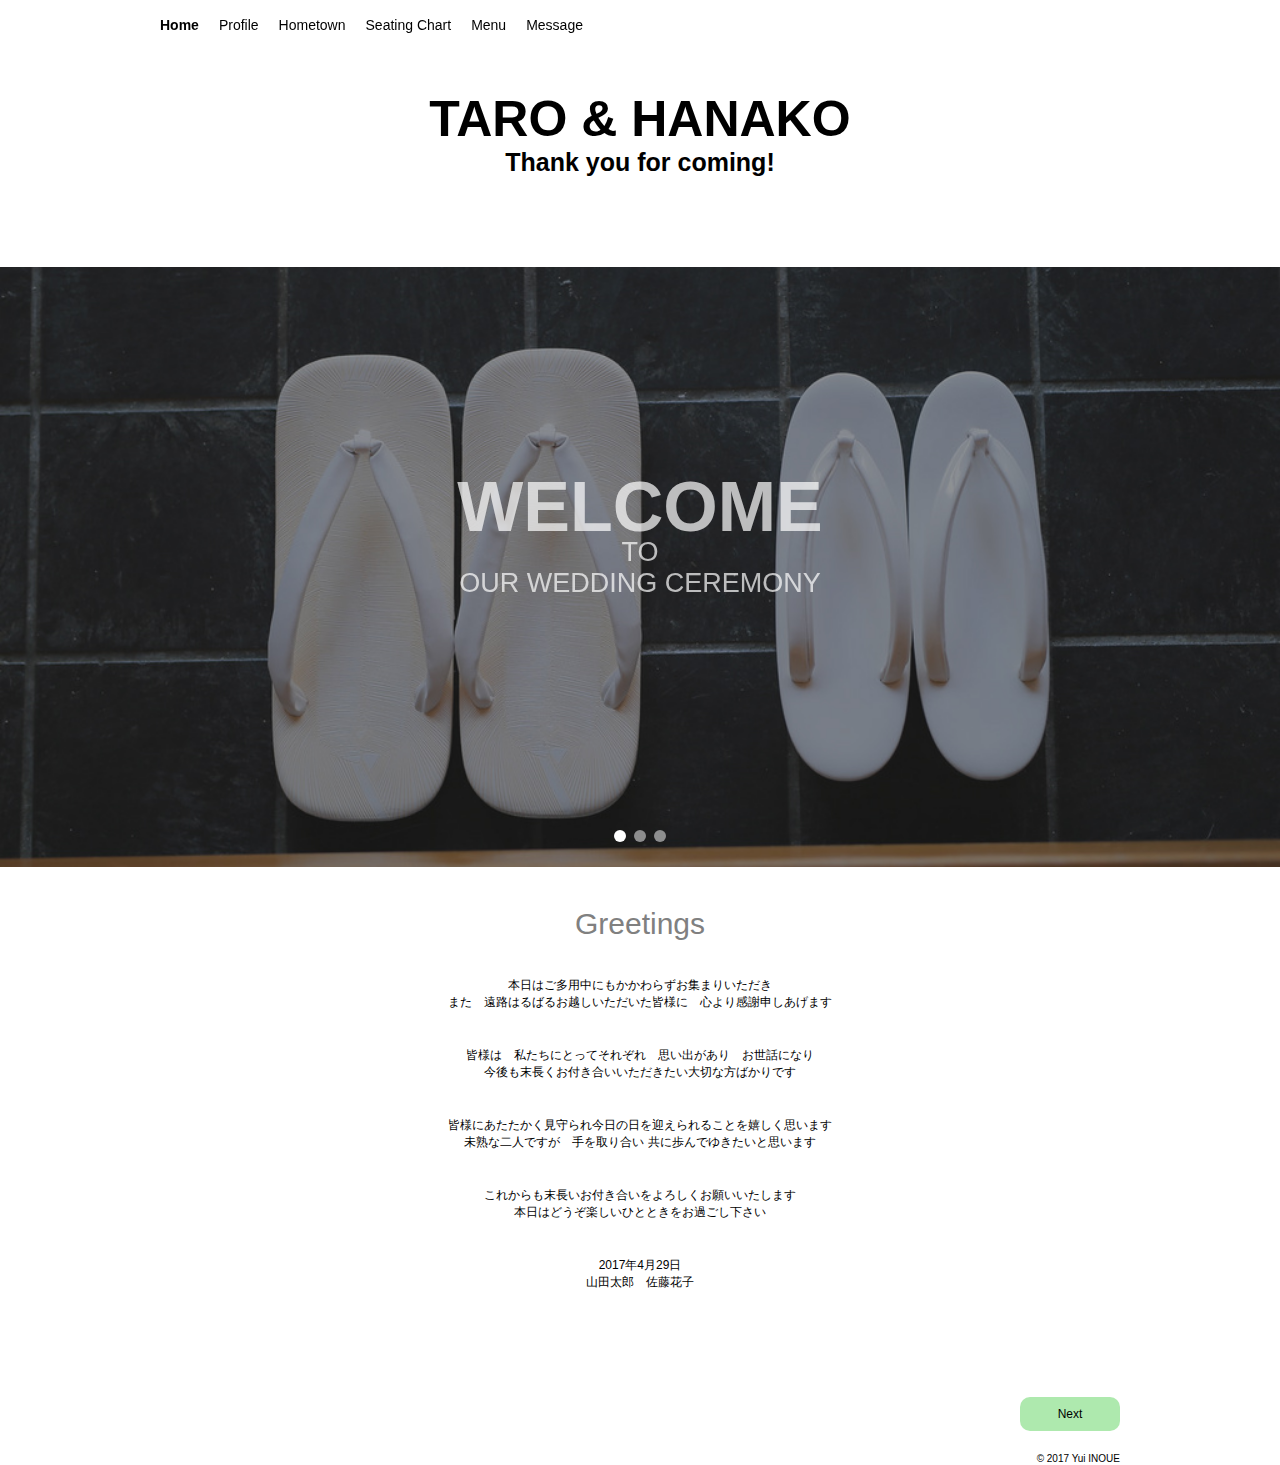
<file: Portfolio/profile_book/index.html>
<!DOCTYPE html>
<html lang="ja">
<head>
	<meta charset="utf-8">
	<meta name="viewport" content="width=device-width, initial-scale=1.0">
	<title>TARO & HANAKO's Wedding</title>
	<link rel="stylesheet" type="text/css" href="css/skippr.css">
	<link rel="stylesheet" type="text/css" href="css/style.css">
	<link rel="stylesheet" type="text/css" href="css/responsive.css">
</head>
<body>

	<!-- ======== header ======== -->
	<header>
		<div class="container">
			<ul class="clearfix">
				<li class="current"><a href="index.html">Home</a></li>
				<li><a href="profile.html">Profile</a></li>
				<li><a href="hometown.html">Hometown</a></li>
				<li><a href="seating_chart.html">Seating Chart</a></li>
				<li><a href="menu.html">Menu</a></li>
				<li><a href="message.html">Message</a></li>
			</ul>
			<div class="menu-box">
				<span class="list-bar"></span>
				<span class="list-bar"></span>
				<span class="list-bar"></span>
			</div>
		</div>
	</header>

	<main>

		<!-- ======== title ======== -->
		<div class="title container">
			<h1>TARO & HANAKO</h1>
			<h2>Thank you for coming!</h2>
		</div>

		<div id="container" class="slideshow">
		   <div id="theTarget">
			    <div class="slide1"></div>
			    <div class="slide2"></div>
			    <div class="slide3"></div>
			  </div> 
				<div class="first-greetings-text container">
					<h1>WELCOME</h1>
					<p>TO</p>
					<p>OUR WEDDING CEREMONY</p>				
				</div>
		</div>

		<!-- ======== greetings ======== -->
		<div class="greetings container">
			<div class="greetings-text">
				<p><span>Greetings</span></p>
			</div>			
			<div class="greetings-text">
				<p>本日はご多用中にもかかわらずお集まりいただき</p>
				<p>また　遠路はるばるお越しいただいた皆様に　心より感謝申しあげます</p>
			</div>
			<div class="greetings-text">
				<p>皆様は　私たちにとってそれぞれ　思い出があり　お世話になり</p>
				<p>今後も末長くお付き合いいただきたい大切な方ばかりです</p>
			</div>
			<div class="greetings-text">
				<p>皆様にあたたかく見守られ今日の日を迎えられることを嬉しく思います</p>
				<p>未熟な二人ですが　手を取り合い 共に歩んでゆきたいと思います</p>
			</div>
			<div class="greetings-text">
				<p>これからも末長いお付き合いをよろしくお願いいたします</p>
				<p>本日はどうぞ楽しいひとときをお過ごし下さい</p>
			</div>			
			<div class="greetings-text">
				<p>2017年4月29日</p>
				<p>山田太郎　佐藤花子</p>
			</div>			
		</div>

	<!-- ============= route ============== -->
		<div class="route container clearfix">
			<div class="btn next"><a href="profile.html">Next</a></div>
		</div>
	</main>

	<!-- ======== footer ======== -->
	<footer>
		<div class="container">
			<small>&copy 2017 Yui INOUE</small>		
		</div>
	</footer>

	<script src="https://ajax.googleapis.com/ajax/libs/jquery/2.2.4/jquery.min.js"></script>
	<script type="text/javascript" src="js/skippr.min.js"></script>
	<script type="text/javascript" src="js/script.js"></script>
</body>
</html>
</file>
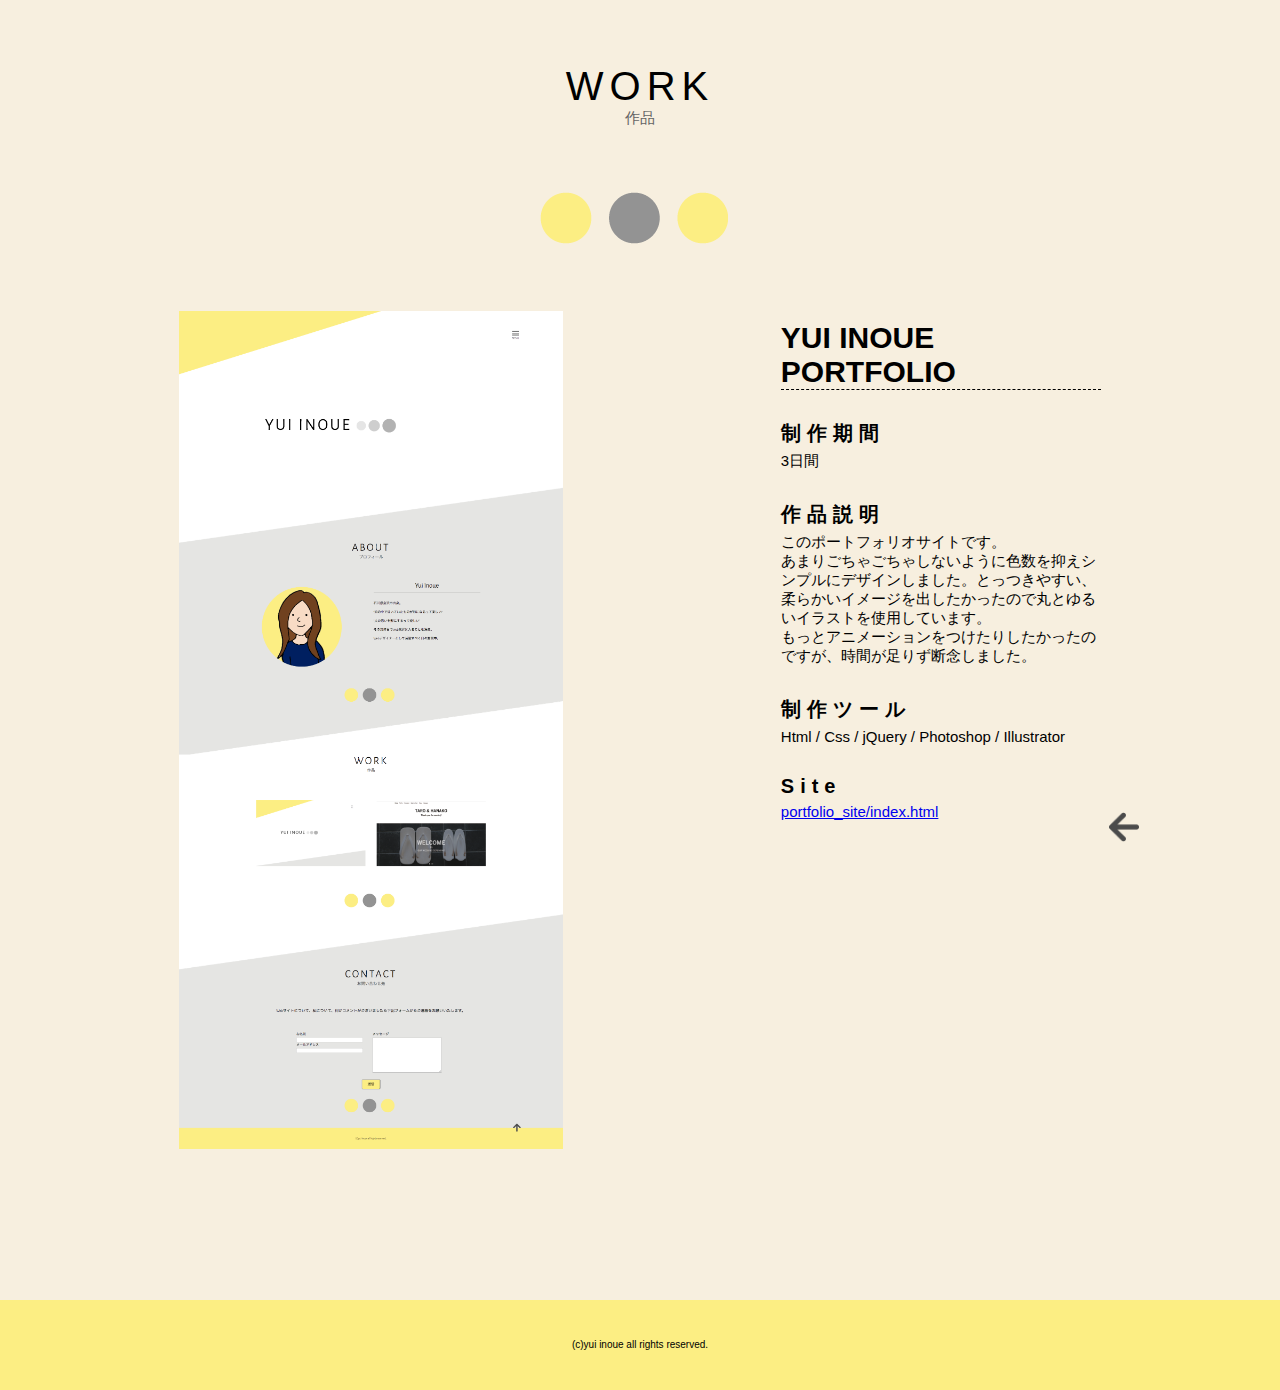
<file: Portfolio/portfolio_site/work1-portfolio-site.html>
<!DOCTYPE html>
<html lang="ja">
<head>
	<meta charset="UTF-8">
	<meta name=viewport content="width=device-width, initial-scale=1">
	<title>YUI INOUE</title>
	<link rel="stylesheet" href="css/style.css">
</head>

<body class="works">
	<a href="index.html"><div class="arrow-work"></div></a>


<!-- ============== main visual ================ -->
	<div id="work-top" class="sub-title container" >
		<h2>WORK</h2>
		<p>作品</p>
	</div>

	<div class="img5 container"></div>

	<div class="explanation container clearfix">
		<div class="screenshot container">
			<img src="img/work1-1.png" alt="スクリーンショット">

			<div class="comment-for-work">
				<h1>YUI INOUE PORTFOLIO</h1>

				<h2>制作期間</h2>
				<p>3日間</p>

				<h2>作品説明</h2>
				<p>このポートフォリオサイトです。
				<br>
				あまりごちゃごちゃしないように色数を抑えシンプルにデザインしました。とっつきやすい、柔らかいイメージを出したかったので丸とゆるいイラストを使用しています。
				<br>
				もっとアニメーションをつけたりしたかったのですが、時間が足りず断念しました。
				</p>

				<h2>制作ツール</h2>
				<p>Html / Css / jQuery / Photoshop / Illustrator</p>

				<h2>Site</h2>
				<a href="https://yuiponne.github.io/Portfolio/portfolio_site/index.html">portfolio_site/index.html</a>
			</div>

		</div>
		
	</div>

<!-- ============== Footer ================ -->
	<div class="footer">
		<p class="copylight">(c)yui inoue all rights reserved.</p>
	</div>

	<!-- jQuery本体 -->
	<script src="https://ajax.googleapis.com/ajax/libs/jquery/2.2.4/jquery.min.js"></script>
	<!-- 自身が作成したjsファイル -->
	<script src="js/script.js"></script>

</body>
</html>
</file>
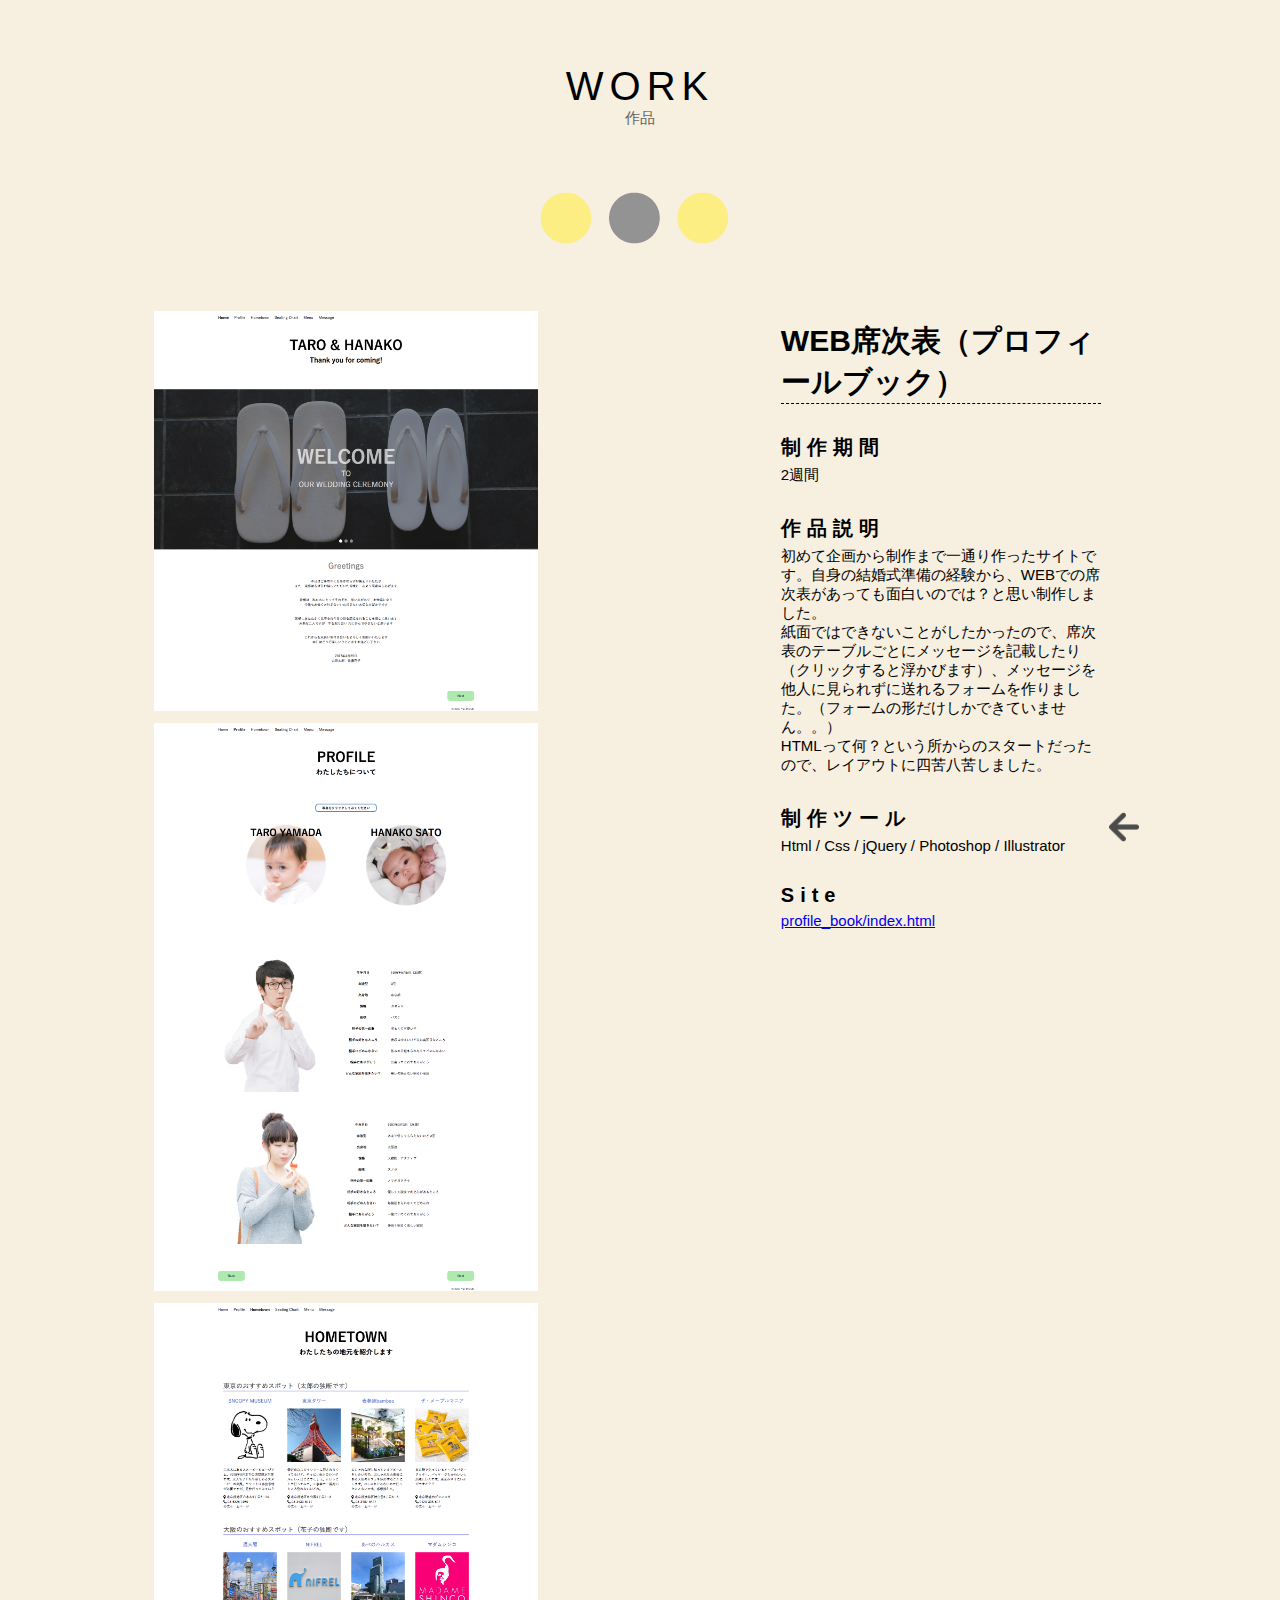
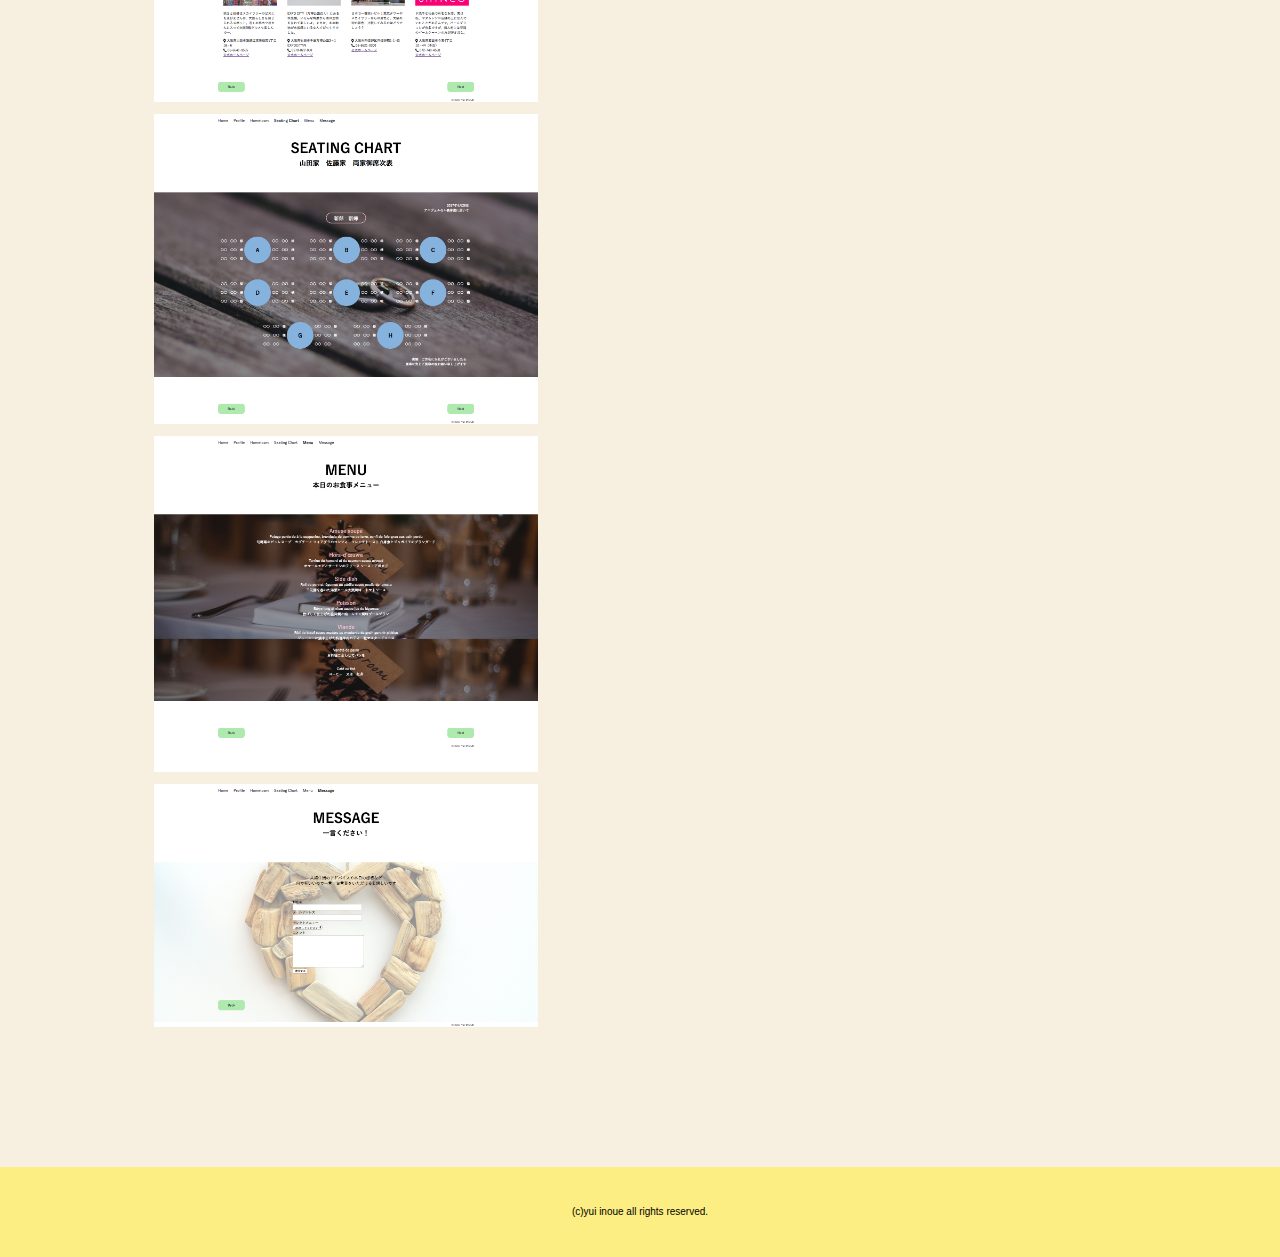
<file: Portfolio/portfolio_site/work2-web-profile-book.html>
<!DOCTYPE html>
<html lang="ja">
<head>
	<meta charset="UTF-8">
	<meta name=viewport content="width=device-width, initial-scale=1">
	<title>YUI INOUE</title>
	<link rel="stylesheet" href="css/style.css">
</head>

<body class="works">
	<a href="index.html"><div class="arrow-work"></div></a>


<!-- ============== main visual ================ -->
	<div id="work-top" class="sub-title container" >
		<h2>WORK</h2>
		<p>作品</p>
	</div>

	<div class="img5 container"></div>

	
	<div class="explanation container clearfix">
		<div class="work2-img-group screenshot container">
			<img src="img/work2-1.png" alt="スクリーンショット">
			<img src="img/work2-2.png" alt="スクリーンショット">
			<img src="img/work2-3.png" alt="スクリーンショット">
			<img src="img/work2-4.png" alt="スクリーンショット">
			<img src="img/work2-5.png" alt="スクリーンショット">
			<img src="img/work2-6.png" alt="スクリーンショット">
		</div>

		<div class="comment-for-work">
			<h1>WEB席次表（プロフィールブック）</h1>

			<h2>制作期間</h2>
			<p>2週間</p>

			<h2>作品説明</h2>
			<p>初めて企画から制作まで一通り作ったサイトです。自身の結婚式準備の経験から、WEBでの席次表があっても面白いのでは？と思い制作しました。
			<br>
			紙面ではできないことがしたかったので、席次表のテーブルごとにメッセージを記載したり（クリックすると浮かびます）、メッセージを他人に見られずに送れるフォームを作りました。（フォームの形だけしかできていません。。）
			<br>
			HTMLって何？という所からのスタートだったので、レイアウトに四苦八苦しました。
			</p>

			<h2>制作ツール</h2>
			<p>Html / Css / jQuery / Photoshop / Illustrator</p>

			<h2>Site</h2>
			<a href="https://yuiponne.github.io/Portfolio/profile_book/index.html" target="blank">profile_book/index.html</a>
		</div>		
	</div>

<!-- ============== Footer ================ -->
	<div class="footer">
		<p class="copylight">(c)yui inoue all rights reserved.</p>
	</div>

	<!-- jQuery本体 -->
	<script src="https://ajax.googleapis.com/ajax/libs/jquery/2.2.4/jquery.min.js"></script>
	<!-- 自身が作成したjsファイル -->
	<script src="js/script.js"></script>

</body>
</html>
</file>
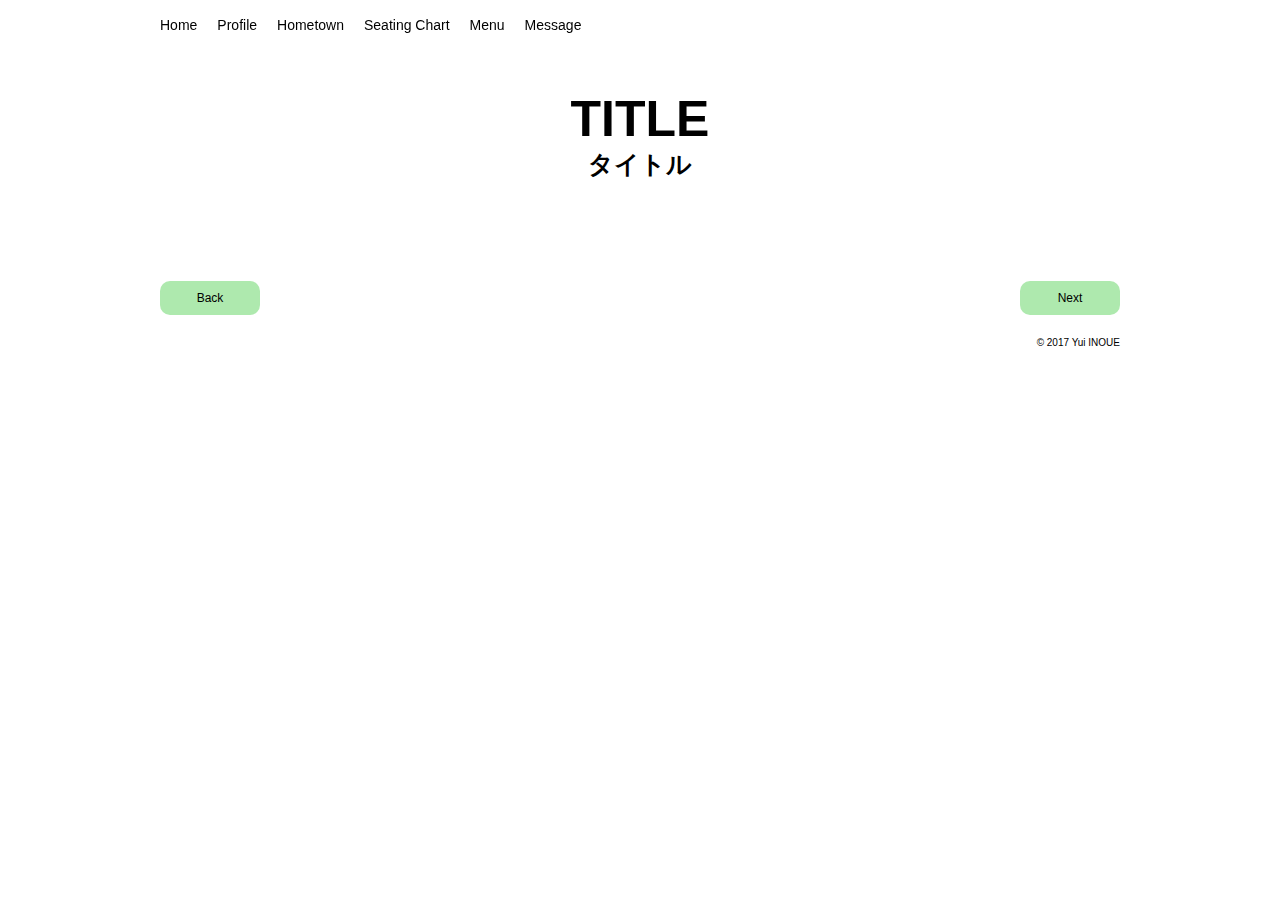
<file: Portfolio/profile_book/common.html>
<!DOCTYPE html>
<html lang="ja">
<head>
	<meta charset="utf-8">
	<meta name="viewport" content="width=device-width, initial-scale=1.0">
	<title>TARO & HANAKO's Wedding</title>
	<link rel="stylesheet" type="text/css" href="css/style.css">
	<link rel="stylesheet" type="text/css" href="css/responsive.css">
</head>
<body>
	<header>
		<div class="container">
			<ul class="clearfix">
				<li><a href="index.html">Home</a></li>
				<li><a href="profile.html">Profile</a></li>
				<li><a href="hometown.html">Hometown</a></li>
				<li><a href="seating_chart.html">Seating Chart</a></li>
				<li><a href="menu.html">Menu</a></li>
				<li><a href="message.html">Message</a></li>
			</ul>
		</div>
	</header>
	<main>
		<div class="title container">
			<h1>TITLE</h1>
			<h2>タイトル</h2>
		</div>

		<div class="route container clearfix">
			<div class="btn back"><a href=".html">Back</a></div>
			<div class="btn next"><a href=".html">Next</a></div>
		</div>
	</main>
	<footer>
		<div class="container">
			<small>&copy 2017 Yui INOUE</small>		
		</div>
	</footer>
</body>
</html>
</file>
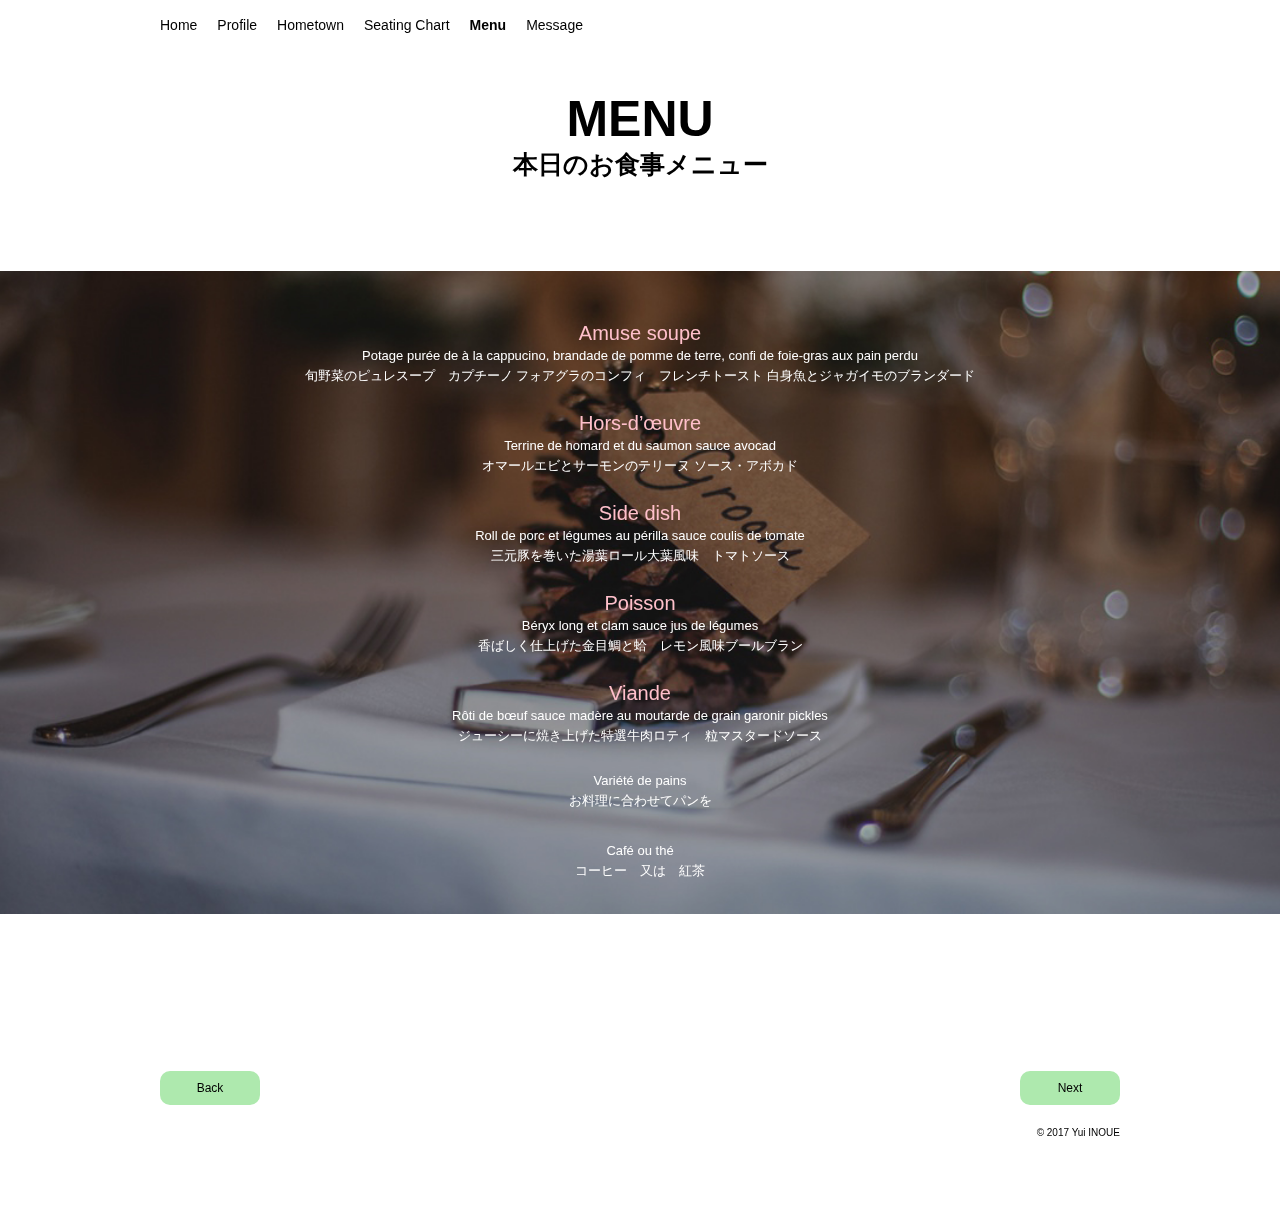
<file: Portfolio/profile_book/menu.html>
<!DOCTYPE html>
<html lang="ja">
<head>
	<meta charset="utf-8">
	<meta name="viewport" content="width=device-width, initial-scale=1.0">
	<title>TARO & HANAKO's Wedding</title>
	<link rel="stylesheet" type="text/css" href="css/style.css">
	<link rel="stylesheet" type="text/css" href="css/responsive.css">
</head>
<body>
	<header>
		<div class="container">
			<ul class="clearfix">
				<li><a href="index.html">Home</a></li>
				<li><a href="profile.html">Profile</a></li>
				<li><a href="hometown.html">Hometown</a></li>
				<li><a href="seating_chart.html">Seating Chart</a></li>
				<li class="current"><a href="menu.html">Menu</a></li>
				<li><a href="message.html">Message</a></li>
			</ul>
			<div class="menu-box">
				<span class="list-bar"></span>
				<span class="list-bar"></span>
				<span class="list-bar"></span>
			</div>
		</div>
	</header>

	<main>
		<div class="title container">
			<h1>MENU</h1>
			<h2>本日のお食事メニュー</h2>
		</div>

<!-- =================　携帯用　==================== -->

		<div class="menu-phone">
			<div class="menu-phone-img"></div>
			<div class="menu-text">
				<p class="cuisine-title">Amuse soupe</p>
				<p>Potage purée de à la cappucino, brandade de pomme de terre, confi de  foie-gras aux pain perdu</p>
				<p>旬野菜のピュレスープ　カプチーノ
	フォアグラのコンフィ　フレンチトースト
	白身魚とジャガイモのブランダード</p>				
			</div>
			<div class="menu-text">
				<p class="cuisine-title">Hors-d’œuvre</p>
				<p>Terrine de homard et du saumon sauce avocad</p>
				<p>オマールエビとサーモンのテリーヌ  ソース・アボカド</p>				
			</div>
			<div class="menu-text">
				<p class="cuisine-title">Side dish</p>
				<p>Roll de porc et légumes au périlla  sauce coulis de tomate</p>
				<p>三元豚を巻いた湯葉ロール大葉風味　トマトソース</p>
			</div>
			<div class="menu-text">
				<p class="cuisine-title">Poisson</p>
				<p>Béryx long et clam sauce jus de légumes</p>
				<p>香ばしく仕上げた金目鯛と蛤　レモン風味ブールブラン</p>				
			</div>
			<div class="menu-text">
				<p class="cuisine-title">Viande</p>
				<p>Rôti de bœuf sauce madère au moutarde de grain garonir pickles</p>
				<p>ジューシーに焼き上げた特選牛肉ロティ　粒マスタードソース</p>				
			</div>
			<div class="menu-text">
				<p>Variété de pains</p>
				<p>お料理に合わせてパンを</p>				
			</div>
			<div class="menu-text">
				<p>Café ou thé</p>
				<p>コーヒー　又は　紅茶</p>				
			</div>		
		</div>

<!-- =================　携帯用　==================== -->

		<div class="parallax-window menu" data-parallax="scroll" data-image-src="img/cuisine.jpeg">
			<div class="menu-text">
				<p class="cuisine-title">Amuse soupe</p>
				<p>Potage purée de à la cappucino, brandade de pomme de terre, confi de  foie-gras aux pain perdu</p>
				<p>旬野菜のピュレスープ　カプチーノ
フォアグラのコンフィ　フレンチトースト
白身魚とジャガイモのブランダード</p>				
			</div>
			<div class="menu-text">
				<p class="cuisine-title">Hors-d’œuvre</p>
				<p>Terrine de homard et du saumon sauce avocad</p>
				<p>オマールエビとサーモンのテリーヌ  ソース・アボカド</p>				
			</div>
			<div class="menu-text">
				<p class="cuisine-title">Side dish</p>
				<p>Roll de porc et légumes au périlla  sauce coulis de tomate</p>
				<p>三元豚を巻いた湯葉ロール大葉風味　トマトソース</p>
			</div>
			<div class="menu-text">
				<p class="cuisine-title">Poisson</p>
				<p>Béryx long et clam sauce jus de légumes</p>
				<p>香ばしく仕上げた金目鯛と蛤　レモン風味ブールブラン</p>				
			</div>
			<div class="menu-text">
				<p class="cuisine-title">Viande</p>
				<p>Rôti de bœuf sauce madère au moutarde de grain garonir pickles</p>
				<p>ジューシーに焼き上げた特選牛肉ロティ　粒マスタードソース</p>				
			</div>
			<div class="menu-text">
				<p>Variété de pains</p>
				<p>お料理に合わせてパンを</p>				
			</div>
			<div class="menu-text">
				<p>Café ou thé</p>
				<p>コーヒー　又は　紅茶</p>				
			</div>			
		</div>

		<!-- ============ route ============= -->
		<div class="route container clearfix">
			<div class="btn back"><a href="seating_chart.html">Back</a></div>
			<div class="btn next"><a href="message.html">Next</a></div>
		</div>
	</main>

	<footer>
		<div class="container">
			<small>&copy 2017 Yui INOUE</small>		
		</div>
	</footer>

	<script src="https://ajax.googleapis.com/ajax/libs/jquery/2.2.4/jquery.min.js"></script>
	<script src="js/skrollr.min.js"></script>
  <script>
      var s = skrollr.init();
  </script>
  <script src="js/parallax.min.js"></script>
  <script type="text/javascript" src="js/script.js"></script>

</body>
</html>
</file>
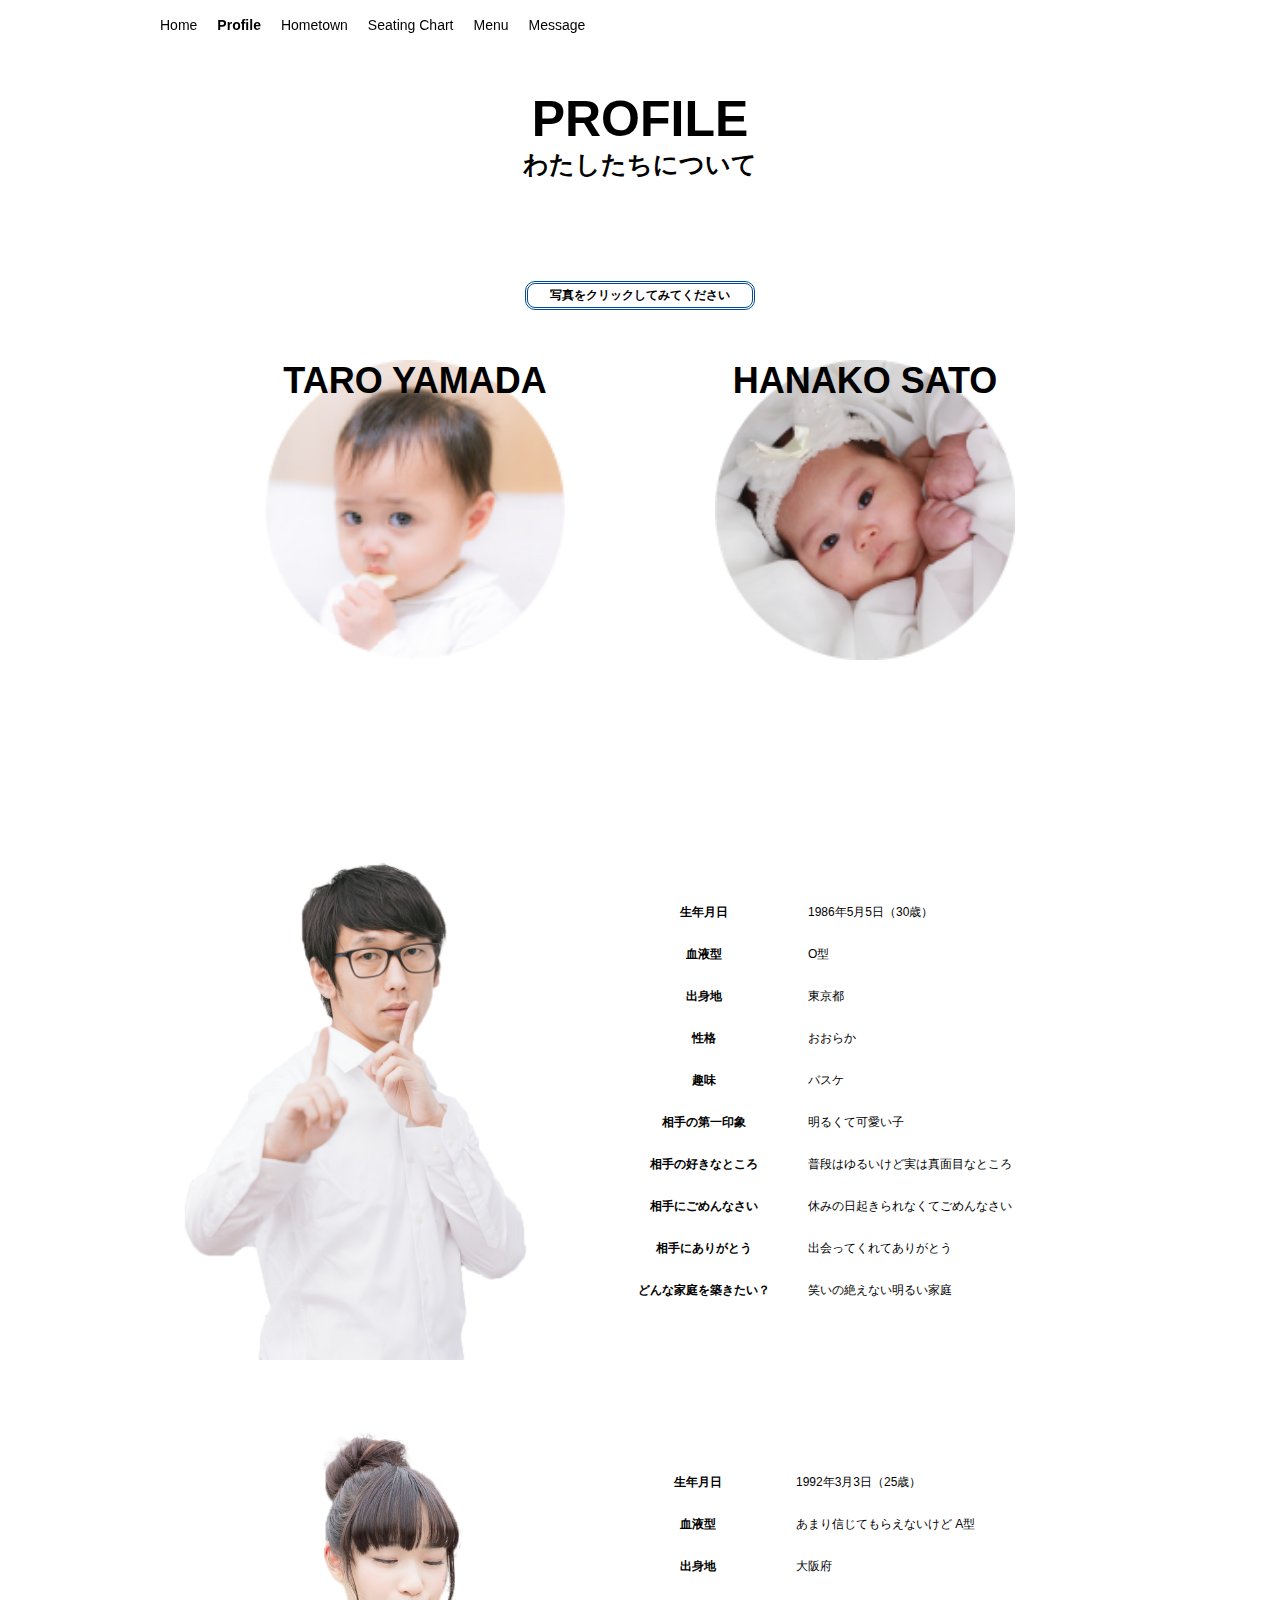
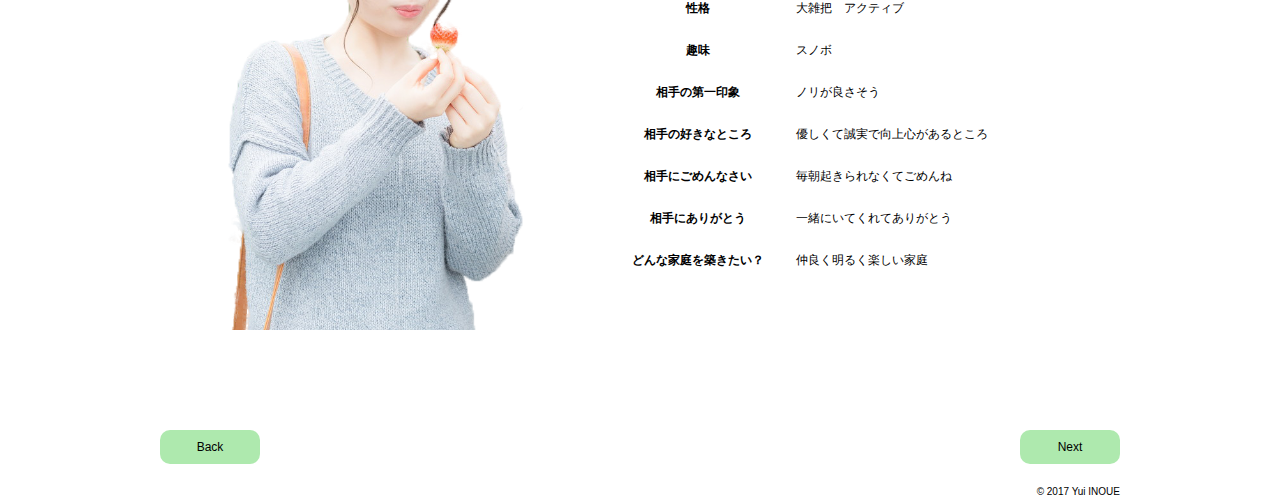
<file: Portfolio/profile_book/profile.html>
<!DOCTYPE html>
<html lang="ja">
<head>
	<meta charset="utf-8">
	<meta name="viewport" content="width=device-width, initial-scale=1.0">
	<title>TARO & HANAKO's Wedding</title>
	<link rel="stylesheet" type="text/css" href="css/style.css">
	<link rel="stylesheet" type="text/css" href="css/responsive.css">
</head>
<body>
	<header>
		<div class="container">
			<ul class="clearfix">
				<li><a href="index.html">Home</a></li>
				<li class="current"><a href="profile.html">Profile</a></li>
				<li><a href="hometown.html">Hometown</a></li>
				<li><a href="seating_chart.html">Seating Chart</a></li>
				<li><a href="menu.html">Menu</a></li>
				<li><a href="message.html">Message</a></li>
			</ul>
			<div class="menu-box">
				<span class="list-bar"></span>
				<span class="list-bar"></span>
				<span class="list-bar"></span>
			</div>
		</div>
	</header>
	<main>

		<div class="title container">
			<h1>PROFILE</h1>
			<h2>わたしたちについて</h2>
		</div>


		<div class="select-pic container">
			<div class="select-text"><p>写真をクリックしてみてください</p></div>
			<div class="taro-pic1"><a href="#taro">TARO YAMADA</a></div>
			<div class="hanako-pic1 clearfix"><a href="#hanako">HANAKO SATO</a></div>
		</div>

<!-- ================== taro =================== -->

		<div class="container">
			<div class="clearfix" id="taro">
				<div class="prof-pic taro-pic2"></div>
				<div class="taro-qa">
					<table>
						<tr>
							<th>生年月日</th>
							<td>1986年5月5日（30歳）</td>
						</tr>			
						<tr>
							<th>血液型</th>
							<td>O型</td>
						</tr>			
						<tr>
							<th>出身地</th>
							<td>東京都</td>
						</tr>			
						<tr>
							<th>性格</th>
							<td>おおらか</td>
						</tr>			
						<tr>
							<th>趣味</th>
							<td>バスケ</td>
						</tr>			
						<tr>
							<th>相手の第一印象</th>
							<td>明るくて可愛い子</td>
						</tr>			
						<tr>
							<th>相手の好きなところ</th>
							<td>普段はゆるいけど実は真面目なところ</td>
						</tr>			
						<tr>
							<th>相手にごめんなさい</th>
							<td>休みの日起きられなくてごめんなさい</td>
						</tr>			
						<tr>
							<th>相手にありがとう</th>
							<td>出会ってくれてありがとう</td>
						</tr>			
						<tr>
							<th>どんな家庭を築きたい？</th>
							<td>笑いの絶えない明るい家庭</td>
					</table>
				</div>
			</div>

<!-- ================== hanako =================== -->

			<div class="clearfix" id="hanako">
				<div class="prof-pic hanako-pic2"></div>
				<div class="hanako-qa">
					<table>
						<tr>
							<th>生年月日</th>
							<td>1992年3月3日（25歳）</td>
						</tr>			
						<tr>
							<th>血液型</th>
							<td>あまり信じてもらえないけど A型</td>
						</tr>			
						<tr>
							<th>出身地</th>
							<td>大阪府</td>
						</tr>			
						<tr>
							<th>性格</th>
							<td>大雑把　アクティブ</td>
						</tr>			
						<tr>
							<th>趣味</th>
							<td>スノボ</td>
						</tr>			
						<tr>
							<th>相手の第一印象</th>
							<td>ノリが良さそう</td>
						</tr>			
						<tr>
							<th>相手の好きなところ</th>
							<td>優しくて誠実で向上心があるところ</td>
						</tr>			
						<tr>
							<th>相手にごめんなさい</th>
							<td>毎朝起きられなくてごめんね</td>
						</tr>			
						<tr>
							<th>相手にありがとう</th>
							<td>一緒にいてくれてありがとう</td>
						</tr>			
						<tr>
							<th>どんな家庭を築きたい？</th>
							<td>仲良く明るく楽しい家庭</td>
					</table>
				</div>
			</div>		
			</div>


		<div class="route container clearfix">
			<div class="btn back"><a href="index.html">Back</a></div>
			<div class="btn next"><a href="hometown.html">Next</a></div>
		</div>
	</main>
	<footer>
		<div class="container">
			<small>&copy 2017 Yui INOUE</small>		
		</div>
	</footer>
</body>
</html>
</file>
<file: Portfolio/profile_book/css/skippr.css>
.skippr{width:100%;height:100%;position:relative;overflow:hidden}.skippr>div{position:absolute;width:100%;height:100%;background-size:cover;background-position:50% 62.5%}.skippr>img{position:absolute;top:50%;left:50%;-webkit-transform:translate(-50%, -50%);-moz-transform:translate(-50%, -50%);-ms-transform:translate(-50%, -50%);transform:translate(-50%, -50%);width:100%;min-height:100%}.skippr-nav-container{position:absolute;left:50%;-webkit-transform:translate(-50%, 0);transform:translate(-50%, 0);-moz-transform:translate(-50%, 0);-ms-transform:translate(-50%, 0);bottom:25px;overflow:auto;z-index:999}.skippr-nav-element{cursor:pointer;float:left;background-color:rgba(255,255,255,0.5);-webkit-transition:all .25s linear;transition:all .25s linear}.skippr-nav-element-bubble{width:12px;height:12px;border-radius:50%;margin:0 4px}.skippr-nav-element-block{width:60px;height:10px}.skippr-nav-element:hover,.skippr-nav-element-active{background-color:#fff}.skippr-arrow{position:absolute;z-index:999;top:50%;-webkit-transform:translate(0%, -50%);-moz-transform:translate(0%, -50%);-ms-transform:translate(0%, -50%);transform:translate(0%, -50%);width:30px;height:30px;transform-origin:center center;-webkit-transform-origin:top left;cursor:pointer}.skippr-previous{left:2.5%;-webkit-transform:rotate(-45deg);transform:rotate(-45deg);border-top:2px solid white;border-left:2px solid white}.skippr-next{right:3.5%;-webkit-transform:rotate(-45deg);transform:rotate(-45deg);border-bottom:2px solid white;border-right:2px solid white}
/*# sourceMappingURL=skippr.css.map */
</file>
<file: Portfolio/profile_book/css/style.css>
* {
	margin: 0;
	padding: 0;
	box-sizing: border-box;
	font-family: "Punctuation Sans","KT Jan Beta 300","Yu Gothic","YuGothic","Hiragino Kaku Gothic ProN","Meiryo",sans-serif;
}

html {
	font-size: 62.5%;
}

body {
	font-size: 1.2rem;
}

.clearfix::after {
	content: "";
	display: block;
	clear: both;
}

header {
	width: 100%;
	height: 50px;
  background: rgba(255,255,255,0.8);
  position: fixed;
	top: 0;
	z-index: 100;
	font-size: 1.4rem;
}

.container {
	width: 960px;
	margin: 0 auto;
}

header li {
	list-style: none;
	float: left;
	padding-right: 20px;
	line-height: 50px;
	display: block;
}

header a {
	text-decoration: none;
	color: black;
	display: block;
}

header a:hover {
	color: gray;
}

.current {
	font-weight: bold;
}

/* ハンバーガーメニューここから */
.menu-box{
	display: none;
	float: right;
	width: 40px;
	height: 40px;
	margin-right: 5%;
	border: 1px solid #4c4c4c;
	margin-top: 5px;
}

.list-bar{
	display: block;
	width: 25px;
	height: 2px;
	margin: 5px auto;
	background-color: #4c4c4c;
}

.list-bar:first-child{
	margin-top: 10px;
}
/* ハンバーガーメニューここまで */

footer {
	text-align: right;
}

.title {
	text-align: center;
	margin-top: 90px;
	margin-bottom: 90px;
}

.title h1 {
	font-size: 5rem;
}

.title h2 {
	font-size: 2.5rem;
}

.route {
	margin: 100px auto 20px;
}

.btn {
	background-color: #aee9ae;
	border-radius: 10px;
	width: 100px;
	text-align: center;
	padding: 10px;
}

.btn a {
	text-decoration: none;
	color: black;
	display: block;
}

.btn a:hover {
	opacity: 0.7;
	color: gray;
}

.back {
	float: left;
}

.next {
	float: right;
}



/* =======================
				 greetings 
========================== */

.slideshow {
	position: relative;
}

.slide1 {
	background-image: url(../img/img_01.JPG)
}

.slide2 {
	background-image: url(../img/img_05.JPG)
}

.slide3 {
	background-image: url(../img/img_06.JPG)
}

.first-greetings-text {
	z-index: 999;
	width: 100%;
	position: absolute;
/*	-webkit-transform: translateY(-50%);
	-ms-transform: translateY(-50%);
	transform: translateY(-50%);*/
	color: white;
	text-align: center;
	top: 0;
	bottom: 0;
	left: 0;
	right: 0;
	margin: auto;
	height: 200px;
	color: rgba(255,255,255,0.7);
}

.first-greetings-text h1 {
	font-size: 7rem;
	margin-bottom: -10px;
}

.first-greetings-text p {
	font-size: 2.7rem;
}

.greetings {
	text-align: center;
	margin-top: 40px;
}

.greetings-text {
	height: 70px;
	padding: 15px auto;
}

.greetings-text span {
	font-size: 3rem;
	color: gray;
}

.greetings-text:last-child {
	height: 40px;
}

#container {
	height: 600px;
	position: relative;
}


/* =========================
					 profile 
============================ */
.select-pic {
	width: 750px;
	margin: 0 auto;
	text-align: center;
	margin-top: 100px;
	margin-bottom: 100px;
	font-weight: bold;
}

.select-text {
	padding-bottom: 50px;
	width: 100%;
	}

.select-text p {
	border: 3px double #004c98;
	padding: 3px 10px;
	width: 230px;
	margin: 0 auto;
	border-radius: 10px;
}

.taro-pic1 a {
	display: block;
	text-decoration: none;
	color: black;
	font-size: 300%;
	background-image: url(../img/baby_taro.png);
	width: 300px;
	height: 300px;
	background-size: cover;
	text-align: center;
	float: left;
}

.hanako-pic1 a {
	display: block;
	text-decoration: none;
	color: black;
	font-size: 300%;
	background-image: url(../img/baby_hanako.png);
	width: 300px;
	height: 300px;
	background-size: cover;
	text-align: center;	
	float: right;
}

.select-pic a:hover {
	opacity: 0.7;
}

#taro, #hanako {
	width: 960px;
	height: 600px;
	margin: 50px auto;
}

#taro {
	padding-top: 80px;
}

#hanako {
	margin-bottom: 0;
	height: 520px;
}

.prof-pic {
	width: 350px;
	height: 500px;
	float: left;
	margin: 20px 20px 0px 20px;
	background-size: cover;
}

.taro-qa, .hanako-qa {
	width: 570px;
	height: 500px;
	float: left;
	line-height: 40px;
	padding: 50px 50px;
}

.taro-qa th, .hanako-qa th {
	width: 50%;
}

.taro-pic2 {
	background-image: url(../img/taro.png);
}

.hanako-pic2 {
	background-image: url(../img/hanako.png);
}

/* ==========================
				  hometown
============================ */
.introduction-text {
	font-size: 2em;
	color: #4c4c4c;
	border-bottom: 3px solid #aeaee9;
	margin: 0px 20px;
}

.box {
	width: 200px;
	height: 450px;
	float: left;
	margin: 0px 20px;
}

.hometown-img {
	width: 200px;
	height: 200px;
	background-size: cover;
	background-position: center;
	margin-bottom: 20px;
}

.hometown1 {
	background-image: url(../img/tokyo1.png);
}

.hometown2 {
	background-image: url(../img/tokyo2.jpg);
}

.hometown3 {
	background-image: url(../img/tokyo3.jpg);
}

.hometown4 {
	background-image: url(../img/tokyo4.jpeg);
}

.hometown5 {
	background-image: url(../img/osaka1.jpg);
}

.hometown6 {
	background-image: url(../img/osaka2.jpg);
}

.hometown7 {
	background-image: url(../img/osaka3.jpg);
}

.hometown8 {
	background-image: url(../img/osaka4.jpeg);
}

.place {
	font-size: 150%;
	color: 	#5d7bd4;
	text-align: center;
	height: 54px;
	margin-top: 10px;
	line-height: 50px;
}

.comment {
	height: 90px;
}

.info {
	margin-top: 12px;
}

.info a {
	color: #3535c9;
}

.info a:hover {
	opacity: 0.7;
}

.info a:visited {
	color: #4c2078;
}

.tokyo {
	padding-bottom: 50px;
}

/* ============================
				 seating_chart 
============================= */
.seating-chart-main {
	width: 100%;
	background-image: url(../img/img_02.jpeg);
	background-size: cover;
	padding-top: 40px;
	padding-bottom: 40px;
	color: white;
}

.date-and-place {
	color: white;
	text-align: right;
	padding-right: 2%;
}

.groom-bride {
	height: 40px;
	width: 150px;
	border-radius: 20px;
	line-height: 40px;
	text-align: center;
	margin: 0 auto;
	border: 2px solid #e9aecc;
	font-size: 1.8rem;
}

.table-line {
	height: 120px;
	padding: 10px;
	margin-top: 40px;
}

.table {
	float: left;
	width: 30%;
}

.guest {
	height: 130px;
	float: left;
	line-height: 33px
}

.table-number {
	height: 100px;
	width: 100px;
	background-color: #86b2de;
	border-radius: 50%;
	float: left;
	text-align: center;
	line-height: 100px;
	font-size: 2rem;
	color: black;
	font-weight: bold;
	margin: 0 1.5%;
}
.middle {
	margin-left: 5.5%;
	margin-right: 4.5%;
}

.line3 {
	margin: 40px auto 0;
}

.tableG {
	margin-left:17%;
}

.tableH {
	float: right;
	margin-right: 17%;
}

.note {
	text-align: right;
	padding-right: 2%;
}

.table-line a:hover {
	cursor: pointer;
}

.lightbox .guest {
	height: 80px;
	line-height: 30px;
}

.lightbox .table-number {
	height: 50px;
	width: 50px;
	line-height: 50px;
	font-size: 1.5rem;
}

.lightbox {
	display: none;
	text-align: center;
}

.lightbox h4 {
	font-size: 2rem;
}

.lightbox p {
	font-size: 1.2rem;
	line-height: 20px;
}



/* ============================
              menu 
============================== */
.menu {
	height: 700px;
	/*background-image: url(../img/cuisine.jpeg);*/
	background-size: cover;
	background-position: center;
	color: white;
	text-align: center;
	padding: 50px;
}

.menu-text {
	height: 90px;
	line-height: 2rem;
	font-size: 1.3rem;
}

.menu-text:nth-child(n+6) {
	height: 70px;
}

.cuisine-title {
	font-size: 2rem;
	color: pink;
	line-height: 2.5rem;
}

.menu-phone {
	display: none;
}


/* ==========================
					 message 					
=========================== */
.message-img {
	width: 100%;
	height: 600px;
	background-image: url(../img/img_04.jpg);
	background-size: cover;
	background-position: center;
}

.message-text {
	text-align: center;
	line-height: 2rem;
	font-size: 1.5rem;
	padding: 50px 0;
}

.form {
	width: 400px;
	margin: 0 auto;
}
</file>
<file: Portfolio/profile_book/css/responsive.css>
/*==============================================
タブレット用
==============================================*/


@media(max-width:1024px){

/* =====================
  setting
===================== */

	.container {
		width: 100%;
	}

	header ul {
		margin-left: 50px;
	}

	.route {
		margin-top: 50px;
	}

	.btn {
		width: 47%;
		margin:0 1.5%;
		display: inline-block;
	}

	footer {
		text-align: center;
	}

/* =======================
				 profile
========================== */
	.select-pic {
		display: none;
	}


	#taro {
		padding-top: 0px;
	}

/* =======================
				 hometown
========================== */
	.introduction-text {
    font-size: 1.5em;
	}

	.box {
		width: 40%;
		height: 380px;
		margin: 0 5%;
	}

	.hometown-img {
		margin: 0 20%;
	}

	.place {
		height: 30px;
		text-align: left;
	}

	.comment {
		width: 100%;
		height: 50px;
	}

/* =======================
			seating_chart
========================== */

	

}


/*==============================================
スマホ用
==============================================*/

@media(max-width:767px){

/* =====================
  setting
===================== */

	.container {
		width: 100%;
	}

	header ul {
		display: none;
	}

	body {
		font-size: 1rem;
	}

	.title h1 {
		font-size: 3.5rem;
	}

	.title h2 {
		font-size: 1.8rem;
	}

	.route {
		margin-top: 50px;
	}

	.btn {
		width: 47%;
		margin:0 1.5%;
		display: inline-block;
	}

	footer {
		text-align: center;
	}

	.menu-box {
		display: block;
	}


/* =======================
				 greetings 
========================== */

	.slideshow {
		height: 100vh;
	}

	.slide1 {
		background-image: url(../img/img_01.JPG)
	}

	.slide2 {
		background-image: url(../img/img_07.JPG)
	}

	.slide3 {
		background-image: url(../img/img_08.JPG)
	}

	.first-greetings-text {
		height: 82px;
	}

	.first-greetings-text h1 {
		font-size: 4rem;
	}

	.first-greetings-text p {
		font-size: 1.5em;
	}

	.greetings-text {
		height: 50px;
	}

/* =======================
				 profile
========================== */

	.select-pic {
		display: none;
	}

	#taro, #hanako {
		width: 100%;
	}

	.taro-pic2, .hanako-pic2 {
		height: 0;
		width: 50%;
		padding-top: 70.5%;
		margin: 0 25%;
	}

	.taro-qa, .hanako-qa {
		width:100%;
		padding: 1%;
	}

/* =======================
				 hometown
========================== */

	.introduction-text {
    font-size: 1.5em;
	}

	.box {
		width: 90%;
		height: 380px;
		float: none;
		margin: 0 5%;
	}

	.hometown-img {
		margin: 2% 20%;
	}

	.place {
		height: 30px;
		text-align: center;
		font-size: 2rem;
	}

	.comment {
		width: 100%;
		height: 50px;
	}

/* =======================
			seating_chart
========================== */

	.guest {
		display: none;
	}

	.seating-chart-main {
		background-position: center;
	}

	.groom-bride {
		font-size: 1.2rem;
	}

/* =======================
			menu
========================== */
	
	.menu-phone {
		display: block;
	}

	.menu-phone-img {
		background-image: url(../img/cuisine3.jpg);
		height: 200px;
		background-size: cover;
		background-position: center;
	}

	.menu-phone .menu-text {
		width: 80%;
		margin: 20px 10%;
		height: 100px;
		text-align: center;
	}

	.menu-phone .cuisine-title {
		font-size: 1.4rem;
	}

	.menu-phone p {
		font-size: 1rem;
	}

	.parallax-window {
		display: none;
	}

/* =======================
			message
========================== */

	.message-text {
		font-size: 1.2rem;
	}

	.form {
		width: 80%;
		margin: 0 auto;
	}

}
</file>
<file: Portfolio/portfolio_site/css/style.css>
/* ====================
	setting
=====================*/
* {
	margin: 0;
	padding: 0;
	box-sizing: border-box;
}

html {
	font-size: 62.5%;
	font-family: 'Alegreya Sans', sans-serif;
}

a {
	text-decoration: none;
}

.clearfix::after {
	content: "";
	display: block;
	clear: both;
}

.container {
	width: 1024px;
	margin: 0 auto;
}

li {
	list-style: none;
}


.menu-box{
	position: fixed;
	top: 4.5vw;
	right: 6vw;
	cursor: pointer;
	width: 40px;
	height: 40px;
	margin-right: 5%;
	margin-top: 5px;
	text-align: center;
	z-index: 10;
}

.list-bar {
  transition: all 0.3s;
  transform: rotate(0deg);
  display: block;
	width: 25px;
	height: 2px;
	margin: 5px auto;
	background-color: black;
 }

.nav {
	position: fixed;
	top: 0;
	right: 0;
	width: 25%;
	height: 100vh;
	padding: 10% 0 0 0;
	background: rgba(196,196,196,0.6);
	text-align: center;
	line-height: 50px;
	display: none;
}

.nav-contents a {
	font-size: 1.8rem;
	color: rgb(0,0,0);
}

.nav-contents a:hover {
	font-size: 2.2rem;
}

.arrow{
	position: fixed;
	bottom: 4.5vw;
	right: 6vw;
	cursor: pointer;
	width: 30px;
	height: 30px;
	margin-right: 5%;
	margin-top: 5px;
	text-align: center;
	z-index: 10;
	background: url(../img/img7.png) no-repeat;
	background-size: cover;
}


/* ====================
	Header
=====================*/

.img1 {
	background: url(../img/img1.png) no-repeat;
	height: 290px;
	position: relative;
	top: -50px;
}

.top-header {
	position: relative;
	margin: 0 auto 100px;
	padding: 100px 8%;
}

.site-title {
	font-weight: 600;
	font-size: 6rem;
	letter-spacing: .8rem
}

.img4 {
	position: relative;
	top: 14px;
	left: 14px;
	display: inline-block;
	background: url(../img/img4.png) no-repeat;
	height: 55px;
	width: 150px;
}


/* ====================
	Profile
=====================*/
.img3 {
	background-image: url(../img/img3.png);
	background-size: cover;
	width: 100vw;
	height: 1000px
}

.profile .sub-title {
	padding-top: 200px;
}

h2 {
	text-align: center;
	font-family: 'Alegreya Sans', sans-serif;
	font-weight: 500;
	font-size: 4rem;
	letter-spacing: .6rem
}

.sub-title p {
	text-align: center;
	font-family: ;
	font-size: 1.5rem;
	color: rgb(100,100,100);
}

.prof-pic {
	background: url(../img/img6.png) no-repeat;
	background-size: cover;
	width: 300px;
	height: 300px;
	float: left;
	margin: 100px 0px 50px 10%;
}

.myname {
	text-align: center;
	font-size: 2.5rem;
	margin: 0 auto 30px;
	padding-bottom: 10px;
	border-bottom: 1px solid black;
}

.profile-text {
	width: 400px;
	height: 350px;
	float: right;
	margin: 80px 10% 50px 50px;
	font-size: 1.2rem;
}

.img5 {
	background: url(../img/img5.png) no-repeat;
	width: 200px;
	height: 55px;
}

.like {
	font-size: 5rem;
	color: rgb(244,164,196);
	display: inline-block;
	margin: 20px auto;
}

.like-text {
	display: inline-block;
	font-size: 1.2rem;
}


/* ====================
	Work
=====================*/
.mywork {
	height: 600px
}

.work {
	margin: 100px auto;
	text-align: center;
}

.work img {
	width: 40%;
	height: 40%;
}

.work img:hover {
	border: 3px solid rgb(169,169,169);
}


.work1 {
	margin: 0 2% 0 5%;
}

.work2 {
	margin: 0 5% 0 2%;
}

/* ====================
	Contact
=====================*/
.contact {
	background-image: url(../img/img3.png);
	background-size: cover;
	width: 100%;
	height: 800px
}

.contact .sub-title {
	padding-top: 200px;
}


.contact-text {
	margin: 80px auto 0;
	text-align: center;
	font-size: 1.4rem;
}

.flex-box {
	width: 700px;
	margin: 50px auto 20px;
	font-size: 1.2rem;
}

label {
	display: block;
	margin-bottom: 5px;
	text-align: left;
}

.form {
	float: left;
	margin: 0 5% 0 10%;
}

.form-control-wrap {
	position: relative;
}

.form-message {
	margin-right: 10%;
}

.img5 {
	background: url(../img/img5.png) no-repeat;
	width: 200px;
	height: 55px;
}

.send-button {
	text-align: center;
}

.btn {
	border-radius: 5px;
	text-decoration: none;
	background: rgb(252, 238, 131);
	box-shadow: 0 1px 3px rgba(0,0,0,0.3)
	position: relative;
	text-align: center;
	transition: 0.3s;
	font-size: 1.3rem;
	padding: 7px 20px;
	margin-bottom: 35px;
}

/* ====================
	Footer
=====================*/
.footer {
	background-color: rgb(252, 238, 131);
	height: 10vh;
/*	display: absolute;
*/	bottom: -20px;
}

.copylight {
	text-align: center;
	line-height: 10vh;
}

/* ====================
	Work-Main Visual
=====================*/
.works {
	background-color: rgb(247,239,223);
}

#work-top {
	margin-top: 5%;
	margin-bottom: 5%
}

.screenshot {
	float: left;
}

.explanation {
	margin-top: 5%;
	margin-bottom: 10%;
}

.screenshot img {
	width: 30vw;
	margin-left: 5%;
	margin-bottom: 2%;
}

.comment-for-work {
	width: 25vw;
	float: right;
	margin-right: 5%;
}

.comment-for-work h2 {
	margin: 30px 0 5px;
	font-size: 2rem;
	text-align: left;
	font-weight: bold;
}

.comment-for-work p {
	margin-bottom: 20px;
	font-size: 1.5rem;
}

.comment-for-work h1 {
	margin: 10px 0 5px;
	font-size: 3rem;
	text-align: left;
	font-weight: bold;
	border-bottom: 1px dashed;
}

.comment-for-work a {
	margin-bottom: 20px;
	font-size: 1.5rem;
	text-decoration: underline;
}

.comment-for-work a:hover {
	font-size: 1.8rem;
}

.arrow-work{
	position: fixed;
	bottom: 4.5vw;
	right: 6vw;
	cursor: pointer;
	width: 30px;
	height: 30px;
	margin-right: 5%;
	margin-top: 5px;
	text-align: center;
	z-index: 10;
	background: url(../img/img8.png) no-repeat;
	background-size: cover;
}

.work2-img-group {
	width: 40vw;
}


/* =========================================
  Media Queries
=========================================== */


/*==============================================
タブレット用
==============================================*/
@media(max-width: 1024px) {

	/* =====================
	  setting
	===================== */

	.container{
		width: 100%;
	}

	.nav {
		padding: 20% 0 0 0;
	}

	/* ====================
		Header
	=====================*/

	.top-header {
		padding: 5% 10%;
	}

	/* ====================
		Profile
	=====================*/
	.img3 {
		background-image: url(../img/img3.png);
		background-size: cover;
		width: 100vw;
		height: 900px
	}

	.profile .sub-title {
		padding-top: 250px;
	}

	.prof-pic {
		width: 250px;
		height: 250px;
		margin: 10% 0 2.5% 5%;
	}

	.profile-text {
		height: 300px;
		margin: 10% 5% 2.5px 0;
	}

	/* ====================
		Work
	=====================*/
	.mywork {
		height: 500px
	}

	/* ====================
		Contact
	=====================*/
	.contact {
		background-image: url(../img/img3.png);
		background-size: cover;
		width: 100%;
		height: 800px
	}

	.contact .sub-title {
		padding-top: 150px;
	}


	.contact-text {
		margin: 4% auto 0;
		font-size: 1.2rem;
	}

	.flex-box {
		margin: 4% auto 2%;
	}

	label {
		margin-bottom: 1%;
	}

	.img5 {
		background: url(../img/img5.png) no-repeat;
		width: 200px;
		height: 55px;
	}

	.btn {
		padding: 1% 15%;
		margin-bottom: 35px;
	}

	/* ====================
		Footer
	=====================*/
	.footer {
	}

  /* ====================
		Work-Main Visual
	=====================*/
	.screenshot {
		width: 100%;
	}

	.explanation {
		margin-top: 5% auto;
	}

	.screenshot img {
		width: 40vw;
		margin: 0 5vw 0 10vw;
	}

	.comment-for-work {
		width: 30vw;
		margin: 0 10vw 0 5vw;
	}

	.work2-img-group {
		width: 40vw;
		margin: 0 auto;
	}

}

/*==============================================
スマホ用
==============================================*/

@media(max-width: 767px) {

	/* =====================
	  setting
	===================== */


	/* ====================
		Header
	=====================*/

	.img1 {
		background: url(../img/img1.png) no-repeat;
		height: 30vh;
		position: relative;
		top: -50px;
		background-size: cover;
	}

	.top-header {
		margin: 0 auto;
		padding: 10% 8%;
	}

	.site-title {
		font-size: 5rem;
	}

	.img4 {
		position: relative;
		top: 0;
		left: 0;
		display: inline-block;
		background: url(../img/img4.png) no-repeat;
		height: 32px;
		width: 90px;
		background-size: cover;
	}


	/* ====================
		Profile
	=====================*/
	.img3 {
		background-image: url(../img/img3.png);
		background-size: cover;
		width: 100vw;
		height: 170vh
	}

	.profile .sub-title {
		padding-top: 45vh
	}

	h2 {
		font-size: 3rem;
	}

	.sub-title p {
		font-size: 1.2rem;
	}

	.prof-pic {
		width: 200px;
		height: 200px;
		float: none;
		margin: 10% auto;
	}

	.profile-text {
		width: 80%;
		height: 40vh;
		float: none;
		margin: 0 auto;
		font-size: 1rem;
		text-align: center;
	}

	.img5 {
		background: url(../img/img5.png) no-repeat;
		width: 200px;
		height: 55px;
	}

	.like {
		font-size: 5rem;
		color: rgb(244,164,196);
		display: inline-block;
		margin: 20px auto;
	}

	.like-text {
		display: inline-block;
		font-size: 1.2rem;
	}


	/* ====================
		Work
	=====================*/
	.mywork {
		height: 80vh
	}

	.work {
		margin: 10% auto;
		text-align: center;
	}

	.work img {
		width: 80%;
		height: 80%;
		display: block;
		margin: 10% auto;
	}

	/* ====================
		Contact
	=====================*/
	.contact {
		background-image: url(../img/img3.png);
		background-size: cover;
		width: 100%;
		height: 800px
	}

	.contact .sub-title {
		padding-top: 200px;
	}


	.contact-text {
		margin: 5% auto 0;
		text-align: center;
		font-size: 1rem;
		width: 90%;
	}

	.flex-box {
		width: 65%;
		margin: 5% auto;
	}

	.form {
		float: none;
		margin: 1.5% auto;
		text-align: center;
	}

	.form-message {
		margin: 1.5% auto;
		text-align: center;
	}

	.btn {
		font-size: 1.2rem;
		padding: 1% 32%;
		margin-bottom: 5%;
	}

	/* ====================
		Footer
	=====================*/
	.footer {
		background-color: rgb(252, 238, 131);
		height: 10vh;
	/*	display: absolute;
	*/	bottom: -20px;
	}

	.copylight {
		text-align: center;
		line-height: 10vh;
	}

	/* ====================
		Work-Main Visual
	=====================*/
	.works {
		background-color: rgb(247,239,223);
	}

	#work-top {
		margin-top: 5%;
		margin-bottom: 5%
	}

	.screenshot {
		float: none;
		width: 100%;
	}

	.explanation {
		margin-top: 5% auto;
	}

	.screenshot img {
		width: 80vw;
		margin: 0 10vw;
	}

	.comment-for-work {
		width: 80vw;
		float: none;
		margin: 5vh 10vw;
	}

	.comment-for-work h2 {
		margin: 20px 0 5px;
		font-size: 1.5rem;
	}

	.comment-for-work p {
		margin-bottom: 10px;
		font-size: 1rem;
	}

	.comment-for-work h1 {
		margin: 10px 0 5px;
		font-size: 1.8rem;
	}

	.comment-for-work a {
		font-size: 1.2rem;
	}

	.work2-img-group {
		width: 80vw;
		margin: 0 10vw;
	}

	.work2-img-group {
		width: 100%;
		margin: 5vh auto;
	}

}
</file>
